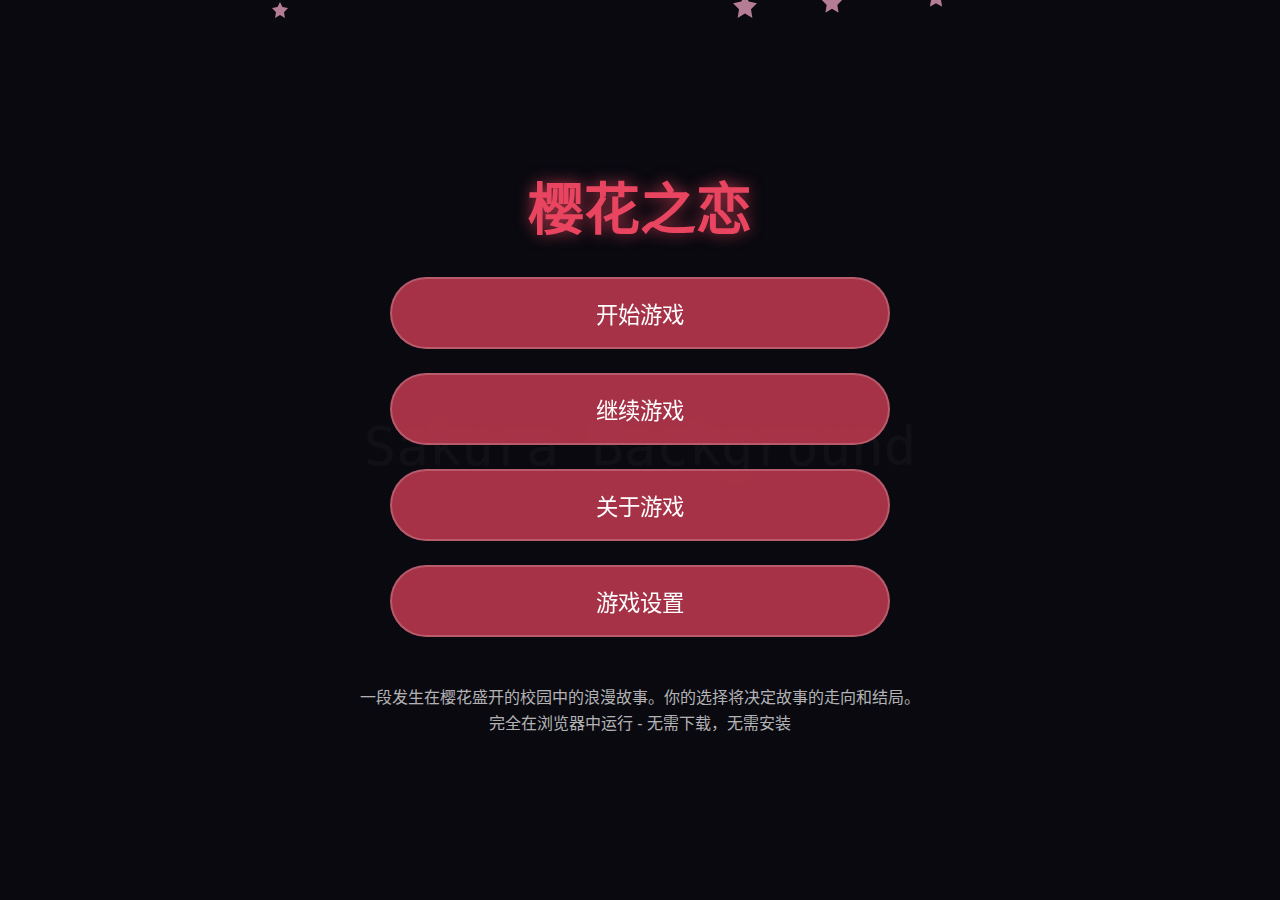
<file: index.html>
<!DOCTYPE html>
<html lang="zh-CN">
<head>
    <meta charset="UTF-8">
    <meta name="viewport" content="width=device-width, initial-scale=1.0">
    <title>樱花之恋 - 主菜单</title>
    <link rel="stylesheet" href="style.css">
    <style>
        .main-menu {
            background: linear-gradient(rgba(0, 0, 0, 0.7), rgba(0, 0, 0, 0.7)), 
                        url('[data-uri]');
            background-size: cover;
            background-position: center;
            height: 100vh;
            display: flex;
            flex-direction: column;
            justify-content: center;
            align-items: center;
            text-align: center;
            padding: 20px;
        }
        
        .game-title {
            font-size: 3.5rem;
            color: #e94560;
            text-shadow: 0 0 15px rgba(233, 69, 96, 0.7);
            margin-bottom: 2rem;
            animation: pulse 2s infinite;
        }
        
        .menu-options {
            display: flex;
            flex-direction: column;
            gap: 1.5rem;
            width: 100%;
            max-width: 500px;
        }
        
        .menu-btn {
            background: rgba(233, 69, 96, 0.7);
            color: white;
            border: none;
            padding: 18px 30px;
            border-radius: 50px;
            font-size: 1.4rem;
            cursor: pointer;
            transition: all 0.3s ease;
            backdrop-filter: blur(5px);
            border: 2px solid rgba(255, 255, 255, 0.2);
        }
        
        .menu-btn:hover {
            background: rgba(233, 69, 96, 0.9);
            transform: translateY(-5px);
            box-shadow: 0 10px 20px rgba(0, 0, 0, 0.3);
        }
        
        .game-info {
            margin-top: 3rem;
            color: rgba(255, 255, 255, 0.7);
            font-size: 1rem;
            max-width: 600px;
            line-height: 1.6;
        }
        
        .sakura-fall {
            position: absolute;
            top: 0;
            left: 0;
            width: 100%;
            height: 100%;
            pointer-events: none;
            z-index: 0;
        }
        
        .sakura-petal {
            position: absolute;
            background: url('[data-uri]');
            width: 20px;
            height: 20px;
            opacity: 0.7;
            animation: fall linear infinite;
        }
        
        @keyframes fall {
            to { transform: translateY(100vh) rotate(360deg); }
        }
        
        @keyframes pulse {
            0% { transform: scale(1); }
            50% { transform: scale(1.05); }
            100% { transform: scale(1); }
        }
        
        @media (max-width: 768px) {
            .game-title {
                font-size: 2.5rem;
            }
            
            .menu-btn {
                padding: 15px 25px;
                font-size: 1.2rem;
            }
        }
    </style>
</head>
<body>
    <div class="main-menu">
        <div class="sakura-fall" id="sakura-container"></div>
        
        <h1 class="game-title">樱花之恋</h1>
        
        <div class="menu-options">
            <button class="menu-btn" onclick="location.href='game.html'">开始游戏</button>
            <button class="menu-btn" onclick="location.href='game.html?load'">继续游戏</button>
            <button class="menu-btn" onclick="location.href='about.html'">关于游戏</button>
            <button class="menu-btn" id="btn-settings">游戏设置</button>
        </div>
        
        <div class="game-info">
            <p>一段发生在樱花盛开的校园中的浪漫故事。你的选择将决定故事的走向和结局。</p>
            <p>完全在浏览器中运行 - 无需下载，无需安装</p>
        </div>
    </div>

    <script>
        // 创建樱花花瓣
        function createSakura() {
            const container = document.getElementById('sakura-container');
            const petalCount = 20;
            
            for (let i = 0; i < petalCount; i++) {
                const petal = document.createElement('div');
                petal.className = 'sakura-petal';
                
                // 随机位置
                const left = Math.random() * 100;
                petal.style.left = `${left}%`;
                petal.style.top = `${-Math.random() * 100}px`;
                
                // 随机动画
                const duration = 10 + Math.random() * 20;
                const delay = Math.random() * 10;
                petal.style.animationDuration = `${duration}s`;
                petal.style.animationDelay = `${delay}s`;
                
                // 随机大小
                const size = 0.5 + Math.random();
                petal.style.transform = `scale(${size})`;
                
                container.appendChild(petal);
            }
        }
        
        // 初始化
        window.addEventListener('DOMContentLoaded', createSakura);
    </script>
</body>
</html>
</file>
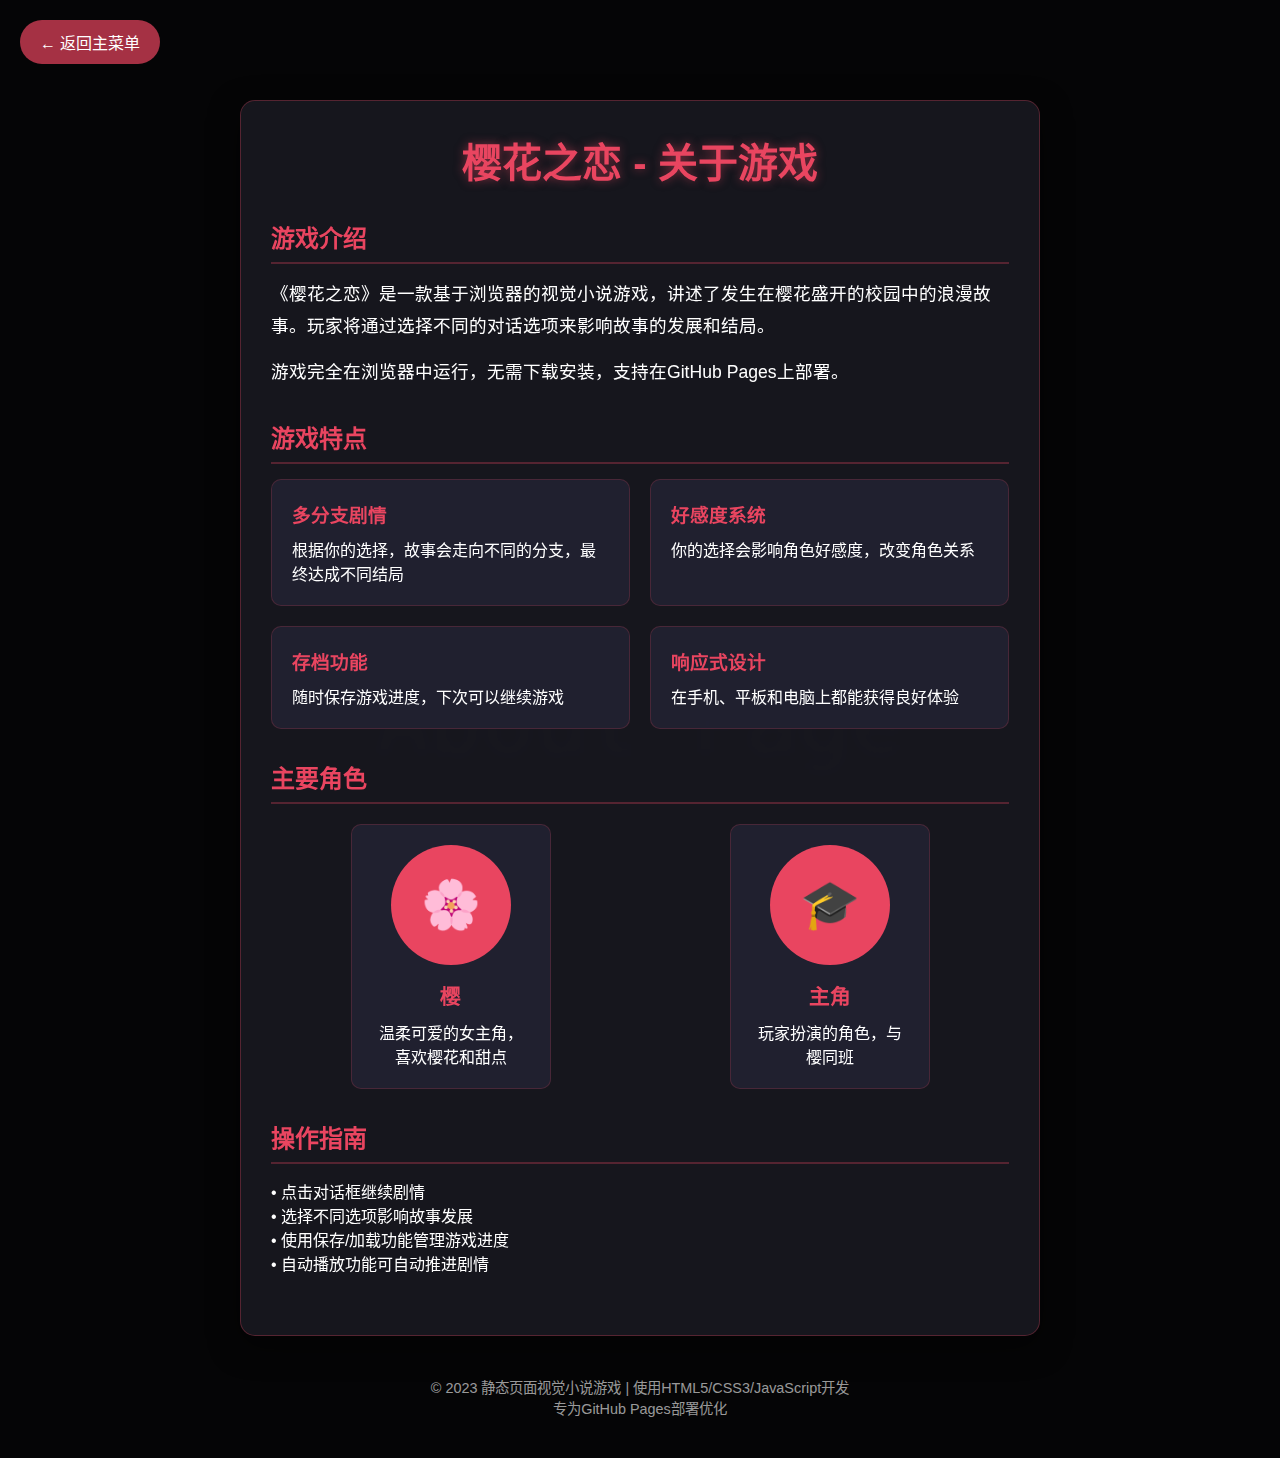
<file: about.html>
<!DOCTYPE html>
<html lang="zh-CN">
<head>
    <meta charset="UTF-8">
    <meta name="viewport" content="width=device-width, initial-scale=1.0">
    <title>樱花之恋 - 关于游戏</title>
    <link rel="stylesheet" href="style.css">
    <style>
        .about-container {
            background: linear-gradient(rgba(0, 0, 0, 0.85), rgba(0, 0, 0, 0.85)), 
                        url('[data-uri]');
            background-size: cover;
            background-position: center;
            min-height: 100vh;
            display: flex;
            flex-direction: column;
            align-items: center;
            padding: 40px 20px;
            color: #fff;
        }
        
        .back-btn {
            position: absolute;
            top: 20px;
            left: 20px;
            background: rgba(233, 69, 96, 0.7);
            color: white;
            border: none;
            padding: 10px 20px;
            border-radius: 30px;
            cursor: pointer;
            font-size: 16px;
            transition: all 0.3s ease;
            display: flex;
            align-items: center;
            gap: 8px;
        }
        
        .back-btn:hover {
            background: rgba(233, 69, 96, 0.9);
            transform: translateY(-3px);
        }
        
        .about-content {
            max-width: 800px;
            background: rgba(30, 30, 40, 0.7);
            border-radius: 15px;
            padding: 30px;
            margin-top: 60px;
            box-shadow: 0 10px 30px rgba(0, 0, 0, 0.5);
            backdrop-filter: blur(5px);
            border: 1px solid rgba(233, 69, 96, 0.3);
        }
        
        .about-title {
            text-align: center;
            color: #e94560;
            font-size: 2.5rem;
            margin-bottom: 30px;
            text-shadow: 0 0 10px rgba(233, 69, 96, 0.5);
        }
        
        .about-section {
            margin-bottom: 30px;
        }
        
        .section-title {
            color: #e94560;
            font-size: 1.5rem;
            margin-bottom: 15px;
            border-bottom: 2px solid rgba(233, 69, 96, 0.3);
            padding-bottom: 8px;
        }
        
        .game-info p {
            line-height: 1.8;
            margin-bottom: 15px;
            font-size: 1.1rem;
        }
        
        .features {
            display: grid;
            grid-template-columns: repeat(2, 1fr);
            gap: 20px;
        }
        
        .feature-card {
            background: rgba(40, 40, 60, 0.6);
            padding: 20px;
            border-radius: 10px;
            border: 1px solid rgba(233, 69, 96, 0.2);
        }
        
        .feature-card h3 {
            color: #e94560;
            margin-bottom: 10px;
        }
        
        .characters {
            display: flex;
            justify-content: space-around;
            flex-wrap: wrap;
            gap: 20px;
            margin-top: 20px;
        }
        
        .character-card {
            background: rgba(40, 40, 60, 0.6);
            border-radius: 10px;
            padding: 20px;
            width: 200px;
            text-align: center;
            border: 1px solid rgba(233, 69, 96, 0.2);
        }
        
        .character-img {
            width: 120px;
            height: 120px;
            border-radius: 50%;
            margin: 0 auto 15px;
            background: #e94560;
            display: flex;
            align-items: center;
            justify-content: center;
            font-size: 3rem;
        }
        
        .character-name {
            color: #e94560;
            font-size: 1.3rem;
            margin-bottom: 10px;
        }
        
        .developer-info {
            text-align: center;
            margin-top: 40px;
            font-size: 0.9rem;
            color: rgba(255, 255, 255, 0.6);
        }
        
        @media (max-width: 768px) {
            .features {
                grid-template-columns: 1fr;
            }
            
            .about-content {
                padding: 20px;
            }
            
            .about-title {
                font-size: 2rem;
            }
        }
    </style>
</head>
<body>
    <div class="about-container">
        <button class="back-btn" onclick="location.href='index.html'">← 返回主菜单</button>
        
        <div class="about-content">
            <h1 class="about-title">樱花之恋 - 关于游戏</h1>
            
            <div class="about-section game-info">
                <h2 class="section-title">游戏介绍</h2>
                <p>《樱花之恋》是一款基于浏览器的视觉小说游戏，讲述了发生在樱花盛开的校园中的浪漫故事。玩家将通过选择不同的对话选项来影响故事的发展和结局。</p>
                <p>游戏完全在浏览器中运行，无需下载安装，支持在GitHub Pages上部署。</p>
            </div>
            
            <div class="about-section">
                <h2 class="section-title">游戏特点</h2>
                <div class="features">
                    <div class="feature-card">
                        <h3>多分支剧情</h3>
                        <p>根据你的选择，故事会走向不同的分支，最终达成不同结局</p>
                    </div>
                    <div class="feature-card">
                        <h3>好感度系统</h3>
                        <p>你的选择会影响角色好感度，改变角色关系</p>
                    </div>
                    <div class="feature-card">
                        <h3>存档功能</h3>
                        <p>随时保存游戏进度，下次可以继续游戏</p>
                    </div>
                    <div class="feature-card">
                        <h3>响应式设计</h3>
                        <p>在手机、平板和电脑上都能获得良好体验</p>
                    </div>
                </div>
            </div>
            
            <div class="about-section">
                <h2 class="section-title">主要角色</h2>
                <div class="characters">
                    <div class="character-card">
                        <div class="character-img">🌸</div>
                        <h3 class="character-name">樱</h3>
                        <p>温柔可爱的女主角，喜欢樱花和甜点</p>
                    </div>
                    <div class="character-card">
                        <div class="character-img">🎓</div>
                        <h3 class="character-name">主角</h3>
                        <p>玩家扮演的角色，与樱同班</p>
                    </div>
                </div>
            </div>
            
            <div class="about-section">
                <h2 class="section-title">操作指南</h2>
                <p>• 点击对话框继续剧情</p>
                <p>• 选择不同选项影响故事发展</p>
                <p>• 使用保存/加载功能管理游戏进度</p>
                <p>• 自动播放功能可自动推进剧情</p>
            </div>
        </div>
        
        <div class="developer-info">
            <p>© 2023 静态页面视觉小说游戏 | 使用HTML5/CSS3/JavaScript开发</p>
            <p>专为GitHub Pages部署优化</p>
        </div>
    </div>
</body>
</html>
</file>
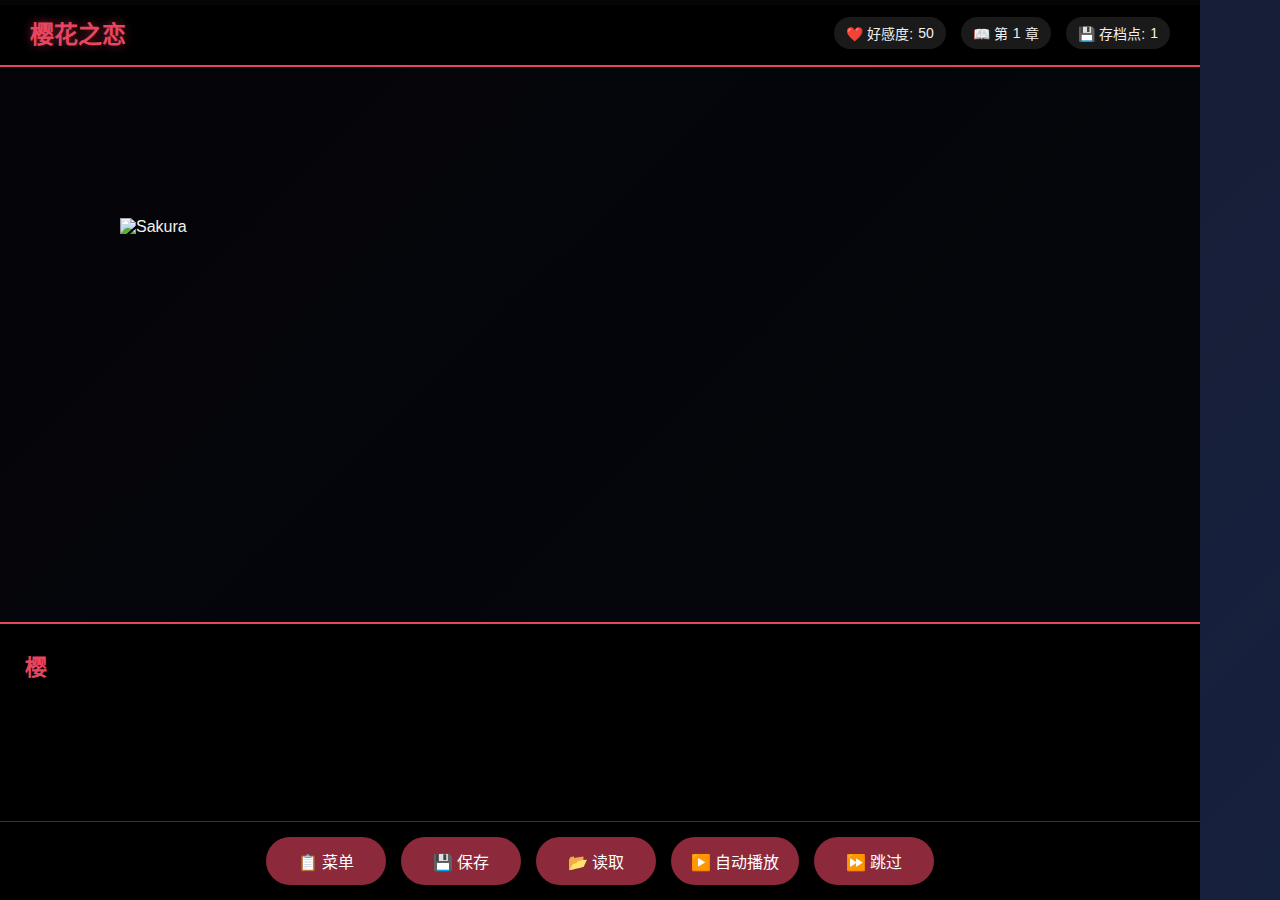
<file: game.html>
<!DOCTYPE html>
<html lang="zh-CN">
<head>
    <meta charset="UTF-8">
    <meta name="viewport" content="width=device-width, initial-scale=1.0">
    <title>樱花之恋 - 游戏进行中</title>
    <link rel="stylesheet" href="style.css">
    <script src="scenario.js"></script>
    <style>
        #game-container {
            width: 100%;
            max-width: 1200px;
            height: 100vh;
            background: rgba(0, 0, 0, 0.8);
            border-radius: 0;
            overflow: hidden;
            display: flex;
            flex-direction: column;
            position: relative;
        }
        
        .game-content {
            flex: 1;
            display: flex;
            position: relative;
            overflow: hidden;
        }
        
        .background {
            position: absolute;
            width: 100%;
            height: 100%;
            background-size: cover;
            background-position: center;
            filter: brightness(0.8);
            transition: filter 0.5s ease;
            z-index: 1;
        }
        
        .background.active {
            filter: brightness(1);
        }
        
        .character {
            position: absolute;
            height: 80%;
            bottom: 0;
            z-index: 2;
            transition: all 0.5s ease;
            opacity: 0;
            transform: translateX(50px);
        }
        
        .character.active {
            opacity: 1;
            transform: translateX(0);
        }
        
        .character.left {
            left: 10%;
        }
        
        .character.right {
            right: 10%;
        }
        
        .dialog-container {
            position: absolute;
            bottom: 0;
            width: 100%;
            background: rgba(0, 0, 0, 0.85);
            padding: 25px;
            z-index: 5;
            border-top: 2px solid #e94560;
        }
        
        .speaker {
            font-size: 22px;
            color: #e94560;
            margin-bottom: 15px;
            font-weight: bold;
        }
        
        .dialog {
            font-size: 18px;
            line-height: 1.6;
            min-height: 80px;
            margin-bottom: 20px;
        }
        
        .choices {
            display: grid;
            grid-template-columns: repeat(2, 1fr);
            gap: 15px;
        }
        
        .choice {
            background: rgba(233, 69, 96, 0.25);
            padding: 15px;
            border-radius: 10px;
            cursor: pointer;
            transition: all 0.3s ease;
            border: 2px solid transparent;
        }
        
        .choice:hover {
            background: rgba(233, 69, 96, 0.4);
            border-color: #e94560;
            transform: translateY(-3px);
        }
        
        .controls {
            display: flex;
            justify-content: center;
            flex-wrap: wrap;
            gap: 15px;
            padding: 15px;
            background: rgba(0, 0, 0, 0.9);
            border-top: 1px solid #333;
        }
        
        .btn {
            background: rgba(233, 69, 96, 0.6);
            color: white;
            border: none;
            padding: 12px 20px;
            border-radius: 30px;
            cursor: pointer;
            font-size: 16px;
            transition: all 0.3s ease;
            min-width: 120px;
        }
        
        .btn:hover {
            background: rgba(233, 69, 96, 0.8);
            transform: scale(1.05);
        }
        
        .progress-bar {
            height: 5px;
            background: rgba(255, 255, 255, 0.2);
            position: absolute;
            top: 0;
            left: 0;
            width: 100%;
            z-index: 10;
        }
        
        .progress {
            height: 100%;
            background: #e94560;
            width: 0%;
            transition: width 0.5s ease;
        }
        
        .notification {
            position: absolute;
            top: 20px;
            left: 50%;
            transform: translateX(-50%);
            background: rgba(0, 0, 0, 0.9);
            padding: 15px 30px;
            border-radius: 30px;
            border: 2px solid #0f3460;
            z-index: 20;
            opacity: 0;
            transition: opacity 0.5s ease;
            font-size: 16px;
        }
        
        .notification.active {
            opacity: 1;
        }
        
        .save-notification {
            background: rgba(25, 130, 196, 0.9);
            border-color: #1e90ff;
        }
        
        /* 响应式设计 */
        @media (max-width: 768px) {
            .character {
                height: 65%;
            }
            
            .speaker {
                font-size: 18px;
            }
            
            .dialog {
                font-size: 16px;
                min-height: 60px;
            }
            
            .choices {
                grid-template-columns: 1fr;
            }
            
            .btn {
                padding: 10px 15px;
                font-size: 14px;
                min-width: 100px;
            }
        }
    </style>
</head>
<body>
    <div id="game-container">
        <div class="progress-bar">
            <div class="progress" id="game-progress"></div>
        </div>
        
        <div class="header">
            <div class="logo" onclick="location.href='index.html'">樱花之恋</div>
            <div class="game-stats">
                <div class="stat">❤️ 好感度: <span id="affection">50</span></div>
                <div class="stat">📖 第 <span id="chapter">1</span> 章</div>
                <div class="stat">💾 存档点: <span id="save-point">1</span></div>
            </div>
        </div>
        
        <div class="game-content">
            <!-- 背景 -->
            <div class="background active" id="bg-school"></div>
            
            <!-- 角色 -->
            <img class="character left active" id="character-sakura" alt="Sakura">
            
            <!-- 对话框 -->
            <div class="dialog-container">
                <div class="speaker">樱</div>
                <div class="dialog" id="current-dialog"></div>
                <div class="choices" id="choices-container"></div>
            </div>
        </div>
        
        <div class="controls">
            <button class="btn" id="btn-menu">📋 菜单</button>
            <button class="btn" id="btn-save">💾 保存</button>
            <button class="btn" id="btn-load">📂 读取</button>
            <button class="btn" id="btn-auto">▶️ 自动播放</button>
            <button class="btn" id="btn-skip">⏩ 跳过</button>
        </div>
    </div>
    
    <div class="notification" id="notification"></div>
    
    <script>
        // 使用Base64编码的占位图片
        const placeholderImage = "[data-uri]";
        const placeholderBG = "[data-uri]";
        
        // DOM元素
        const elements = {
            affection: document.getElementById('affection'),
            chapter: document.getElementById('chapter'),
            savePoint: document.getElementById('save-point'),
            currentDialog: document.getElementById('current-dialog'),
            gameProgress: document.getElementById('game-progress'),
            notification: document.getElementById('notification'),
            choicesContainer: document.getElementById('choices-container')
        };
        
        // 游戏状态
        const gameState = {
            currentScene: 0,
            affection: 50,
            chapter: 1,
            savePoint: 1,
            autoPlay: false
        };
        
        // 初始化游戏
        function initGame() {
            // 设置占位图片
            document.getElementById('bg-school').style.backgroundImage = `url('${placeholderBG}')`;
            document.getElementById('character-sakura').src = placeholderImage;
            
            // 检查URL参数
            const urlParams = new URLSearchParams(window.location.search);
            const loadGameParam = urlParams.get('load');
            
            // 尝试加载保存的游戏
            const savedGame = localStorage.getItem('galgameSave');
            if (savedGame && loadGameParam) {
                try {
                    const parsed = JSON.parse(savedGame);
                    Object.assign(gameState, parsed);
                    showNotification("游戏已加载！");
                } catch (e) {
                    console.error("加载存档失败:", e);
                }
            }
            
            updateUI();
            
            // 添加事件监听器
            document.getElementById('btn-save').addEventListener('click', saveGame);
            document.getElementById('btn-load').addEventListener('click', loadGame);
            document.getElementById('btn-menu').addEventListener('click', showMenu);
            document.getElementById('btn-auto').addEventListener('click', toggleAutoPlay);
            document.getElementById('btn-skip').addEventListener('click', skipScene);
        }
        
        // 更新游戏UI
        function updateUI() {
            const current = script[gameState.currentScene];
            
            // 更新文本
            elements.currentDialog.textContent = current.dialog;
            document.querySelector('.speaker').textContent = current.speaker;
            
            // 更新选择
            elements.choicesContainer.innerHTML = '';
            current.choices.forEach((choice, index) => {
                const choiceElement = document.createElement('div');
                choiceElement.className = 'choice';
                choiceElement.textContent = choice.text;
                choiceElement.addEventListener('click', () => handleChoice(choice));
                elements.choicesContainer.appendChild(choiceElement);
            });
            
            // 更新状态
            elements.affection.textContent = gameState.affection;
            elements.chapter.textContent = gameState.chapter;
            elements.savePoint.textContent = gameState.savePoint;
            
            // 更新进度
            const progress = ((gameState.currentScene + 1) / script.length) * 100;
            elements.gameProgress.style.width = `${progress}%`;
        }
        
        // 处理玩家选择
        function handleChoice(choice) {
            // 更新好感度
            gameState.affection += choice.affection;
            if (gameState.affection > 100) gameState.affection = 100;
            if (gameState.affection < 0) gameState.affection = 0;
            
            // 进入下一场景
            gameState.currentScene = choice.next;
            
            // 更新UI
            updateUI();
            
            // 显示通知
            if (choice.affection > 0) {
                showNotification(`好感度 +${choice.affection}`);
            } else if (choice.affection < 0) {
                showNotification(`好感度 ${choice.affection}`);
            }
        }
        
        // 保存游戏
        function saveGame() {
            gameState.savePoint = gameState.currentScene;
            localStorage.setItem('galgameSave', JSON.stringify(gameState));
            showNotification("游戏已保存！");
            updateUI();
        }
        
        // 加载游戏
        function loadGame() {
            const savedGame = localStorage.getItem('galgameSave');
            if (savedGame) {
                try {
                    const parsed = JSON.parse(savedGame);
                    Object.assign(gameState, parsed);
                    updateUI();
                    showNotification("游戏已加载！");
                } catch (e) {
                    showNotification("加载存档失败");
                    console.error("加载存档失败:", e);
                }
            } else {
                showNotification("没有找到存档");
            }
        }
        
        // 显示菜单
        function showMenu() {
            showNotification("游戏菜单已打开");
        }
        
        // 切换自动播放
</file>
<file: style.css>
* {
    margin: 0;
    padding: 0;
    box-sizing: border-box;
    font-family: 'Segoe UI', 'Microsoft YaHei', sans-serif;
}

body {
    background: linear-gradient(135deg, #1a1a2e, #16213e);
    color: #f0f0f0;
    min-height: 100vh;
    overflow-x: hidden;
}

.header {
    background: rgba(0, 0, 0, 0.9);
    padding: 15px 30px;
    display: flex;
    justify-content: space-between;
    align-items: center;
    border-bottom: 2px solid #e94560;
    z-index: 10;
    flex-wrap: wrap;
}

.logo {
    font-size: 24px;
    font-weight: bold;
    color: #e94560;
    text-shadow: 0 0 10px rgba(233, 69, 96, 0.5);
    cursor: pointer;
}

.game-stats {
    display: flex;
    gap: 15px;
    font-size: 14px;
}

.stat {
    background: rgba(255, 255, 255, 0.1);
    padding: 6px 12px;
    border-radius: 20px;
    display: flex;
    align-items: center;
    gap: 5px;
}

/* 响应式设计 */
@media (max-width: 768px) {
    .header {
        padding: 10px 15px;
    }
    
    .logo {
        font-size: 20px;
    }
    
    .game-stats {
        gap: 8px;
        font-size: 12px;
    }
    
    .stat {
        padding: 4px 8px;
    }
}

@media (max-width: 480px) {
    .header {
        flex-direction: column;
        gap: 10px;
    }
    
    .game-stats {
        width: 100%;
        justify-content: center;
    }
}
</file>
